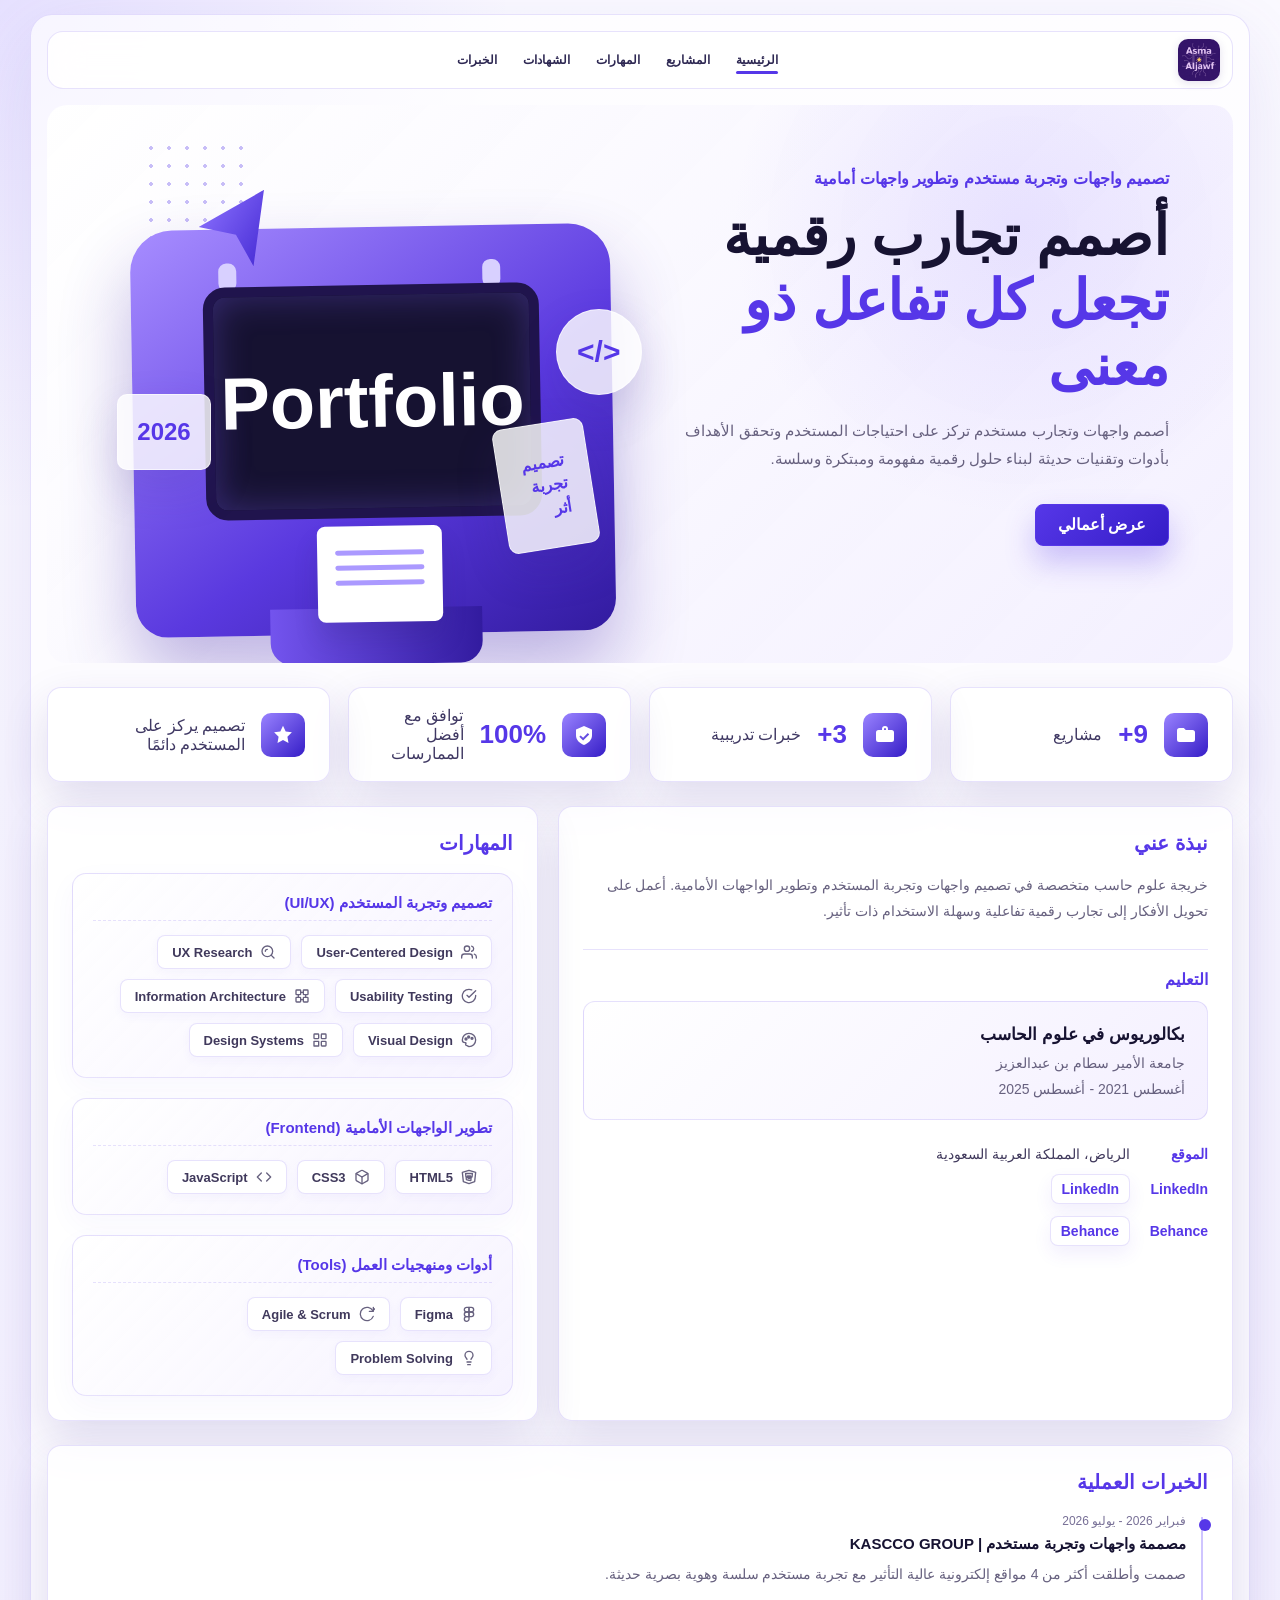
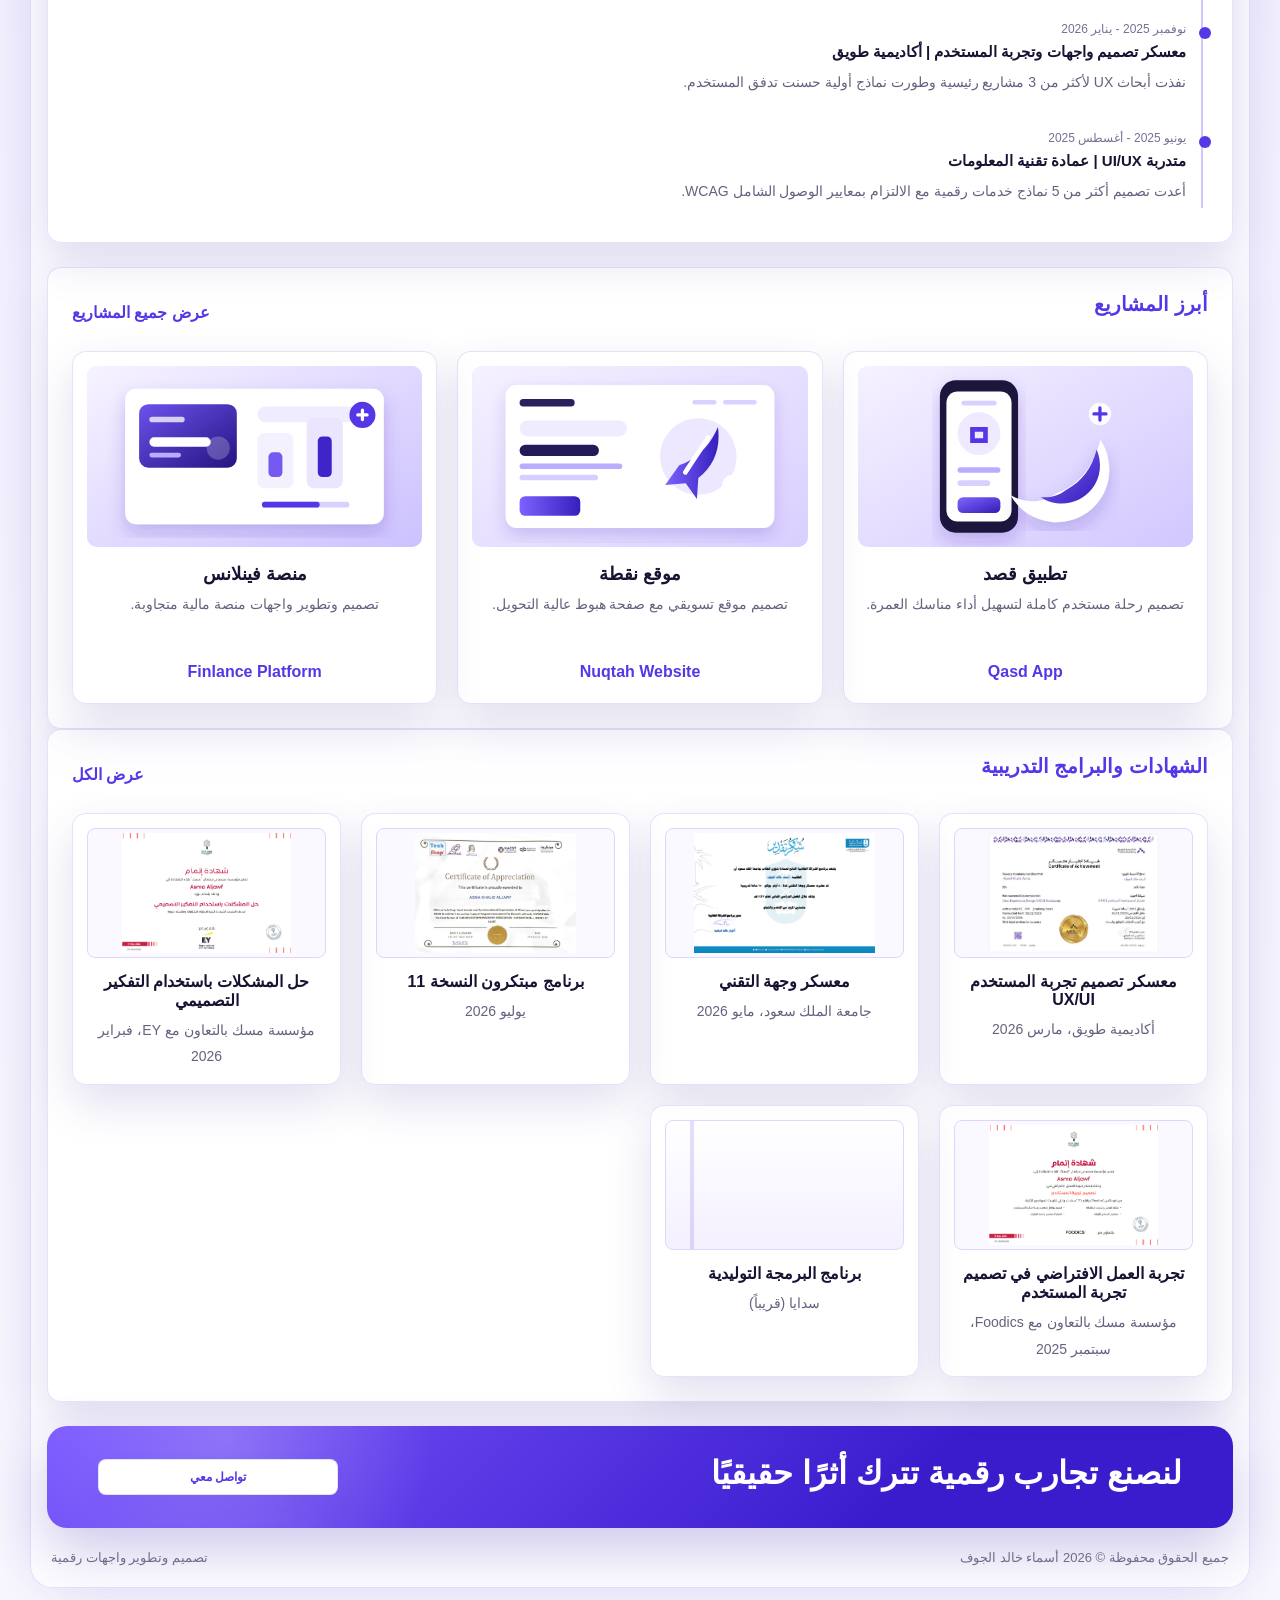
<file: index.html>
<!doctype html>
<html lang="ar" dir="rtl">
  <head>
    <meta charset="utf-8" />
    <meta name="viewport" content="width=device-width, initial-scale=1" />
    <title>أسماء خالد الجوف | Portfolio</title>
    <meta
      name="description"
      content="بورتفوليو أسماء خالد الجوف، مصممة واجهات وتجربة المستخدم ومطورة واجهات أمامية."
    />
    <link rel="stylesheet" href="styles.css" />
  </head>
  <body>
    <div class="page-shell">
      <header class="site-header">
        <a class="brand" href="index.html" aria-label="الصفحة الرئيسية">
          <img class="brand-logo" src="assets/logo.jpg" alt="شعار أسماء خالد الجوف" />
        </a>

        <nav class="nav-links" aria-label="التنقل الرئيسي">
          <a class="active" href="#home">الرئيسية</a>
          <a href="#projects">المشاريع</a>
          <a href="#skills">المهارات</a>
          <a href="#certificates">الشهادات</a>
          <a href="#experience">الخبرات</a>
        </nav>
      </header>

      <main>
        <section class="hero" id="home">
          <div class="hero-copy">
            <p class="eyebrow">تصميم واجهات وتجربة مستخدم وتطوير واجهات أمامية</p>
            <h1>أصمم تجارب رقمية تجعل كل تفاعل ذو معنى</h1>
            <p>
              أصمم واجهات وتجارب مستخدم تركز على احتياجات المستخدم وتحقق الأهداف بأدوات
              وتقنيات حديثة لبناء حلول رقمية مفهومة ومبتكرة وسلسة.
            </p>
            <div class="hero-actions">
              <a class="btn primary" href="#projects">عرض أعمالي</a>
            </div>
          </div>

          <div class="hero-visual" aria-label="رسم توضيحي للبورتفوليو">
            <div class="portfolio-device">
              <span class="device-pin pin-left"></span>
              <span class="device-pin pin-right"></span>
              <div class="device-screen">Portfolio</div>
              <div class="device-base"></div>
              <div class="device-paper">
                <span></span><span></span><span></span>
              </div>
            </div>
            <div class="float-card code">&lt;/&gt;</div>
            <div class="float-card calendar">2026</div>
            <div class="float-card note">تصميم<br />تجربة<br />أثر</div>
            <div class="paper-plane" aria-hidden="true"></div>
          </div>
        </section>

        <section class="stats" aria-label="إحصائيات مختصرة">
          <article>
            <span class="stat-icon" aria-hidden="true">
              <svg viewBox="0 0 24 24"><path d="M3 7.5A2.5 2.5 0 0 1 5.5 5h4.3l2 2H18.5A2.5 2.5 0 0 1 21 9.5v7A2.5 2.5 0 0 1 18.5 19h-13A2.5 2.5 0 0 1 3 16.5v-9Z"/></svg>
            </span>
            <strong>9+</strong>
            <p>مشاريع</p>
          </article>
          <article>
            <span class="stat-icon" aria-hidden="true">
              <svg viewBox="0 0 24 24"><path d="M9 6a3 3 0 0 1 6 0v1h3.5A2.5 2.5 0 0 1 21 9.5v7A2.5 2.5 0 0 1 18.5 19h-13A2.5 2.5 0 0 1 3 16.5v-7A2.5 2.5 0 0 1 5.5 7H9V6Zm2 1h2V6a1 1 0 0 0-2 0v1Z"/></svg>
            </span>
            <strong>3+</strong>
            <p>خبرات تدريبية</p>
          </article>
          <article>
            <span class="stat-icon" aria-hidden="true">
              <svg viewBox="0 0 24 24"><path d="M12 3 20 6.5v5.7c0 4.6-3.3 7.9-8 9.8-4.7-1.9-8-5.2-8-9.8V6.5L12 3Zm3.8 7.1-4.7 4.7-2.4-2.4-1.4 1.4 3.8 3.8 6.1-6.1-1.4-1.4Z"/></svg>
            </span>
            <strong>100%</strong>
            <p>توافق مع أفضل الممارسات</p>
          </article>
          <article>
            <span class="stat-icon" aria-hidden="true">
              <svg viewBox="0 0 24 24"><path d="m12 2.8 2.7 5.7 6.2.8-4.5 4.4 1.1 6.2-5.5-3-5.5 3 1.1-6.2-4.5-4.4 6.2-.8L12 2.8Z"/></svg>
            </span>
            <p>تصميم يركز على المستخدم دائمًا</p>
          </article>
        </section>

        <section class="about-grid">
          <article class="panel about">
            <h2>نبذة عني</h2>
            <p>
              خريجة علوم حاسب متخصصة في تصميم واجهات وتجربة المستخدم وتطوير الواجهات
              الأمامية. أعمل على تحويل الأفكار إلى تجارب رقمية تفاعلية وسهلة الاستخدام
              ذات تأثير.
            </p>
            <div class="about-education">
              <h3>التعليم</h3>
              <div class="education-card">
                <strong>بكالوريوس في علوم الحاسب</strong>
                <span>جامعة الأمير سطام بن عبدالعزيز</span>
                <time>أغسطس 2021 - أغسطس 2025</time>
              </div>
            </div>
            <ul class="info-list">
              <li><span>الموقع</span> الرياض، المملكة العربية السعودية</li>
              <li>
                <span>LinkedIn</span>
                <a href="https://www.linkedin.com/in/asma-aljawf-b2ba4b20b" target="_blank" rel="noreferrer">LinkedIn</a>
              </li>
              <li>
                <span>Behance</span>
                <a href="https://www.behance.net/desingerosma" target="_blank" rel="noreferrer">Behance</a>
              </li>
            </ul>
          </article>

          <article class="panel skills-panel" id="skills">
            <h2>المهارات</h2>
            <div class="skills-categories">
              
              <div class="skills-category-card">
                <h3>تصميم وتجربة المستخدم (UI/UX)</h3>
                <div class="skills-list">
                  <span class="skill-chip">
                    <svg xmlns="http://www.w3.org/2000/svg" viewBox="0 0 24 24" fill="none" stroke="currentColor" stroke-width="2" stroke-linecap="round" stroke-linejoin="round" class="feather"><path d="M17 21v-2a4 4 0 0 0-4-4H5a4 4 0 0 0-4 4v2"></path><circle cx="9" cy="7" r="4"></circle><path d="M23 21v-2a4 4 0 0 0-3-3.87"></path><path d="M16 3.13a4 4 0 0 1 0 7.75"></path></svg>
                    User-Centered Design
                  </span>
                  <span class="skill-chip">
                    <svg xmlns="http://www.w3.org/2000/svg" viewBox="0 0 24 24" fill="none" stroke="currentColor" stroke-width="2" stroke-linecap="round" stroke-linejoin="round" class="feather"><circle cx="11" cy="11" r="8"></circle><line x1="21" y1="21" x2="16.65" y2="16.65"></line><path d="M11 8a3 3 0 0 0-3 3"></path></svg>
                    UX Research
                  </span>
                  <span class="skill-chip">
                    <svg xmlns="http://www.w3.org/2000/svg" viewBox="0 0 24 24" fill="none" stroke="currentColor" stroke-width="2" stroke-linecap="round" stroke-linejoin="round" class="feather"><path d="M22 11.08V12a10 10 0 1 1-5.93-9.14"></path><polyline points="22 4 12 14.01 9 11.01"></polyline></svg>
                    Usability Testing
                  </span>
                  <span class="skill-chip">
                    <svg xmlns="http://www.w3.org/2000/svg" viewBox="0 0 24 24" fill="none" stroke="currentColor" stroke-width="2" stroke-linecap="round" stroke-linejoin="round" class="feather"><rect x="3" y="3" width="7" height="7" rx="1"></rect><rect x="14" y="3" width="7" height="7" rx="1"></rect><rect x="14" y="14" width="7" height="7" rx="1"></rect><rect x="3" y="14" width="7" height="7" rx="1"></rect><path d="M10 6.5h4"></path><path d="M10 17.5h4"></path><path d="M6.5 10v4"></path><path d="M17.5 10v4"></path></svg>
                    Information Architecture
                  </span>
                  <span class="skill-chip">
                    <svg xmlns="http://www.w3.org/2000/svg" viewBox="0 0 24 24" fill="none" stroke="currentColor" stroke-width="2" stroke-linecap="round" stroke-linejoin="round" class="feather"><path d="M12 22c5.523 0 10-4.477 10-10S17.523 2 12 2 2 6.477 2 12c0 2.21 1.79 4 4 4h.5c.55 0 1 .45 1 1 0 .28-.11.53-.29.71-.18.18-.3.43-.3.71 0 1.1.9 2 2 2z"></path><circle cx="7.5" cy="10.5" r="1.5" fill="currentColor"></circle><circle cx="11.5" cy="7.5" r="1.5" fill="currentColor"></circle><circle cx="16.5" cy="9.5" r="1.5" fill="currentColor"></circle></svg>
                    Visual Design
                  </span>
                  <span class="skill-chip">
                    <svg xmlns="http://www.w3.org/2000/svg" viewBox="0 0 24 24" fill="none" stroke="currentColor" stroke-width="2" stroke-linecap="round" stroke-linejoin="round" class="feather"><rect x="3" y="3" width="7" height="7" rx="1"></rect><rect x="14" y="3" width="7" height="7" rx="1"></rect><rect x="14" y="14" width="7" height="7" rx="1"></rect><path d="M3 14h7v7H3z"></path></svg>
                    Design Systems
                  </span>
                </div>
              </div>

              <div class="skills-category-card">
                <h3>تطوير الواجهات الأمامية (Frontend)</h3>
                <div class="skills-list">
                  <span class="skill-chip">
                    <svg xmlns="http://www.w3.org/2000/svg" viewBox="0 0 24 24" fill="none" stroke="currentColor" stroke-width="2" stroke-linecap="round" stroke-linejoin="round" class="feather"><path d="M12 2L2 5l1.5 14 8.5 3 8.5-3L22 5z"></path><path d="M12 17l-4-1.2-.3-3.3h2.5l.2 1.3 1.6.5 1.6-.5.2-1.8H7.4l-.5-5.2h10.2l-.5 5.2h-2.5l.2-1.7H9.7l.2 1.7h5.4l-.5 5.2z"></path></svg>
                    HTML5
                  </span>
                  <span class="skill-chip">
                    <svg xmlns="http://www.w3.org/2000/svg" viewBox="0 0 24 24" fill="none" stroke="currentColor" stroke-width="2" stroke-linecap="round" stroke-linejoin="round" class="feather"><path d="M21 16V8a2 2 0 0 0-1-1.73l-7-4a2 2 0 0 0-2 0l-7 4A2 2 0 0 0 3 8v8a2 2 0 0 0 1 1.73l7 4a2 2 0 0 0 2 0l7-4A2 2 0 0 0 21 16z"></path><polyline points="3.27 6.96 12 12.01 20.73 6.96"></polyline><line x1="12" y1="22.08" x2="12" y2="12"></line></svg>
                    CSS3
                  </span>
                  <span class="skill-chip">
                    <svg xmlns="http://www.w3.org/2000/svg" viewBox="0 0 24 24" fill="none" stroke="currentColor" stroke-width="2" stroke-linecap="round" stroke-linejoin="round" class="feather"><polyline points="16 18 22 12 16 6"></polyline><polyline points="8 6 2 12 8 18"></polyline></svg>
                    JavaScript
                  </span>
                </div>
              </div>

              <div class="skills-category-card">
                <h3>أدوات ومنهجيات العمل (Tools)</h3>
                <div class="skills-list">
                  <span class="skill-chip">
                    <svg xmlns="http://www.w3.org/2000/svg" viewBox="0 0 24 24" fill="none" stroke="currentColor" stroke-width="2" stroke-linecap="round" stroke-linejoin="round" class="feather"><path d="M5 5.5A3.5 3.5 0 0 1 8.5 2H12v7H8.5A3.5 3.5 0 0 1 5 5.5z"></path><path d="M12 9H8.5A3.5 3.5 0 0 0 5 12.5 3.5 3.5 0 0 0 8.5 16H12v-7z"></path><path d="M12 16H8.5A3.5 3.5 0 0 0 5 19.5 3.5 3.5 0 0 0 8.5 23a3.5 3.5 0 0 0 3.5-3.5V16z"></path><path d="M12 9h3.5A3.5 3.5 0 0 1 19 12.5 3.5 3.5 0 0 1 15.5 16H12V9z"></path><path d="M12 2h3.5A3.5 3.5 0 0 1 19 5.5 3.5 3.5 0 0 1 15.5 9H12V2z"></path></svg>
                    Figma
                  </span>
                  <span class="skill-chip">
                    <svg xmlns="http://www.w3.org/2000/svg" viewBox="0 0 24 24" fill="none" stroke="currentColor" stroke-width="2" stroke-linecap="round" stroke-linejoin="round" class="feather"><path d="M21.5 2v6h-6"></path><path d="M21.34 15.57a10 10 0 1 1-.57-8.38l5.67-5.67"></path></svg>
                    Agile & Scrum
                  </span>
                  <span class="skill-chip">
                    <svg xmlns="http://www.w3.org/2000/svg" viewBox="0 0 24 24" fill="none" stroke="currentColor" stroke-width="2" stroke-linecap="round" stroke-linejoin="round" class="feather"><path d="M15 14c.2-1 .7-1.7 1.5-2.5 1-.9 1.5-2.2 1.5-3.5A6 6 0 0 0 6 8c0 1 .2 2.2 1.5 3.5.7.7 1.3 1.5 1.5 2.5"></path><path d="M9 18h6"></path><path d="M10 22h4"></path></svg>
                    Problem Solving
                  </span>
                </div>
              </div>

            </div>
          </article>
        </section>

        <section class="split-grid">
          <article class="panel" id="experience">
            <h2>الخبرات العملية</h2>
            <div class="timeline">
              <article>
                <time>فبراير 2026 - يوليو 2026</time>
                <h3>مصممة واجهات وتجربة مستخدم | KASCCO GROUP</h3>
                <p>صممت وأطلقت أكثر من 4 مواقع إلكترونية عالية التأثير مع تجربة مستخدم سلسة وهوية بصرية حديثة.</p>
              </article>
              <article>
                <time>نوفمبر 2025 - يناير 2026</time>
                <h3>معسكر تصميم واجهات وتجربة المستخدم | أكاديمية طويق</h3>
                <p>نفذت أبحاث UX لأكثر من 3 مشاريع رئيسية وطورت نماذج أولية حسنت تدفق المستخدم.</p>
              </article>
              <article>
                <time>يونيو 2025 - أغسطس 2025</time>
                <h3>متدربة UI/UX | عمادة تقنية المعلومات</h3>
                <p>أعدت تصميم أكثر من 5 نماذج خدمات رقمية مع الالتزام بمعايير الوصول الشامل WCAG.</p>
              </article>
            </div>
          </article>
        </section>

        <section class="panel projects-preview" id="projects">
          <div class="section-heading">
            <h2>أبرز المشاريع</h2>
            <a href="projects.html">عرض جميع المشاريع</a>
          </div>
          <div class="project-row">
            <article class="project-card">
              <img src="assets/qasd-visual.svg" alt="رسم يوضح تطبيق قصد لخدمات العمرة" />
              <h3>تطبيق قصد</h3>
              <p>تصميم رحلة مستخدم كاملة لتسهيل أداء مناسك العمرة.</p>
              <a href="https://www.behance.net/gallery/243005163/Qasd-UI-UX-Case-Study" target="_blank" rel="noreferrer">Qasd App</a>
            </article>
            <article class="project-card">
              <img src="assets/nuqtah-visual.svg" alt="رسم يوضح موقع نقطة للتسويق" />
              <h3>موقع نقطة</h3>
              <p>تصميم موقع تسويقي مع صفحة هبوط عالية التحويل.</p>
              <a href="https://www.figma.com/proto/2lu2PdrbJ6Gto2p9fWm09o/nuqtah?node-id=87-531&t=crUmk9H9A6Uc3DDm-1" target="_blank" rel="noreferrer">Nuqtah Website</a>
            </article>
            <article class="project-card">
              <img src="assets/finlance-visual.svg" alt="رسم يوضح منصة فينلانس المالية" />
              <h3>منصة فينلانس</h3>
              <p>تصميم وتطوير واجهات منصة مالية متجاوبة.</p>
              <a href="https://finlancesite.netlify.app/" target="_blank" rel="noreferrer">Finlance Platform</a>
            </article>
          </div>
        </section>

        <section class="panel" id="certificates">
          <div class="section-heading">
            <h2>الشهادات والبرامج التدريبية</h2>
            <a href="#certificates">عرض الكل</a>
          </div>
          <div class="cert-grid">
            <article>
              <a href="assets/tuwaiq.jpg" target="_blank" rel="noreferrer">
                <img class="cert-img" src="assets/tuwaiq.jpg" alt="شهادة معسكر تصميم تجربة المستخدم UX/UI - أكاديمية طويق" />
              </a>
              <h3>معسكر تصميم تجربة المستخدم UX/UI</h3>
              <p>أكاديمية طويق، مارس 2026</p>
            </article>
            
            <article>
              <a href="assets/wajhah.png" target="_blank" rel="noreferrer">
                <img class="cert-img" src="assets/wajhah.png" alt="شهادة معسكر وجهة التقني - جامعة الملك سعود" />
              </a>
              <h3>معسكر وجهة التقني</h3>
              <p>جامعة الملك سعود، مايو 2026</p>
            </article>
            
            <article>
              <a href="assets/innovators.jpeg" target="_blank" rel="noreferrer">
                <img class="cert-img" src="assets/innovators.jpeg" alt="شهادة برنامج مبتكرون النسخة 11 - مبتكرون" />
              </a>
              <h3>برنامج مبتكرون النسخة 11</h3>
              <p>يوليو 2026</p>
            </article>

            <article>
              <a href="assets/misk_design_thinking.png" target="_blank" rel="noreferrer">
                <img class="cert-img" src="assets/misk_design_thinking.png" alt="شهادة حل المشكلات باستخدام التفكير التصميمي - مسك" />
              </a>
              <h3>حل المشكلات باستخدام التفكير التصميمي</h3>
              <p>مؤسسة مسك بالتعاون مع EY، فبراير 2026</p>
            </article>
            
            <article>
              <a href="assets/misk_virtual.png" target="_blank" rel="noreferrer">
                <img class="cert-img" src="assets/misk_virtual.png" alt="شهادة تجربة العمل الافتراضي في تصميم تجربة المستخدم - مسك" />
              </a>
              <h3>تجربة العمل الافتراضي في تصميم تجربة المستخدم</h3>
              <p>مؤسسة مسك بالتعاون مع Foodics، سبتمبر 2025</p>
            </article>
            
            <article>
              <span class="cert-thumb"></span>
              <h3>برنامج البرمجة التوليدية</h3>
              <p>سدايا (قريباً)</p>
            </article>
          </div>
        </section>

        <section class="cta" id="contact">
          <div>
            <h2>لنصنع تجارب رقمية تترك أثرًا حقيقيًا</h2>
          </div>
          <div class="cta-actions">
            <a class="wide" href="https://www.linkedin.com/in/asma-aljawf-b2ba4b20b" target="_blank" rel="noreferrer">تواصل معي</a>
          </div>
        </section>
      </main>

      <footer>
        <span>جميع الحقوق محفوظة © 2026 أسماء خالد الجوف</span>
        <span>تصميم وتطوير واجهات رقمية</span>
      </footer>
    </div>
    <script src="script.js"></script>
  </body>
</html>
</file>
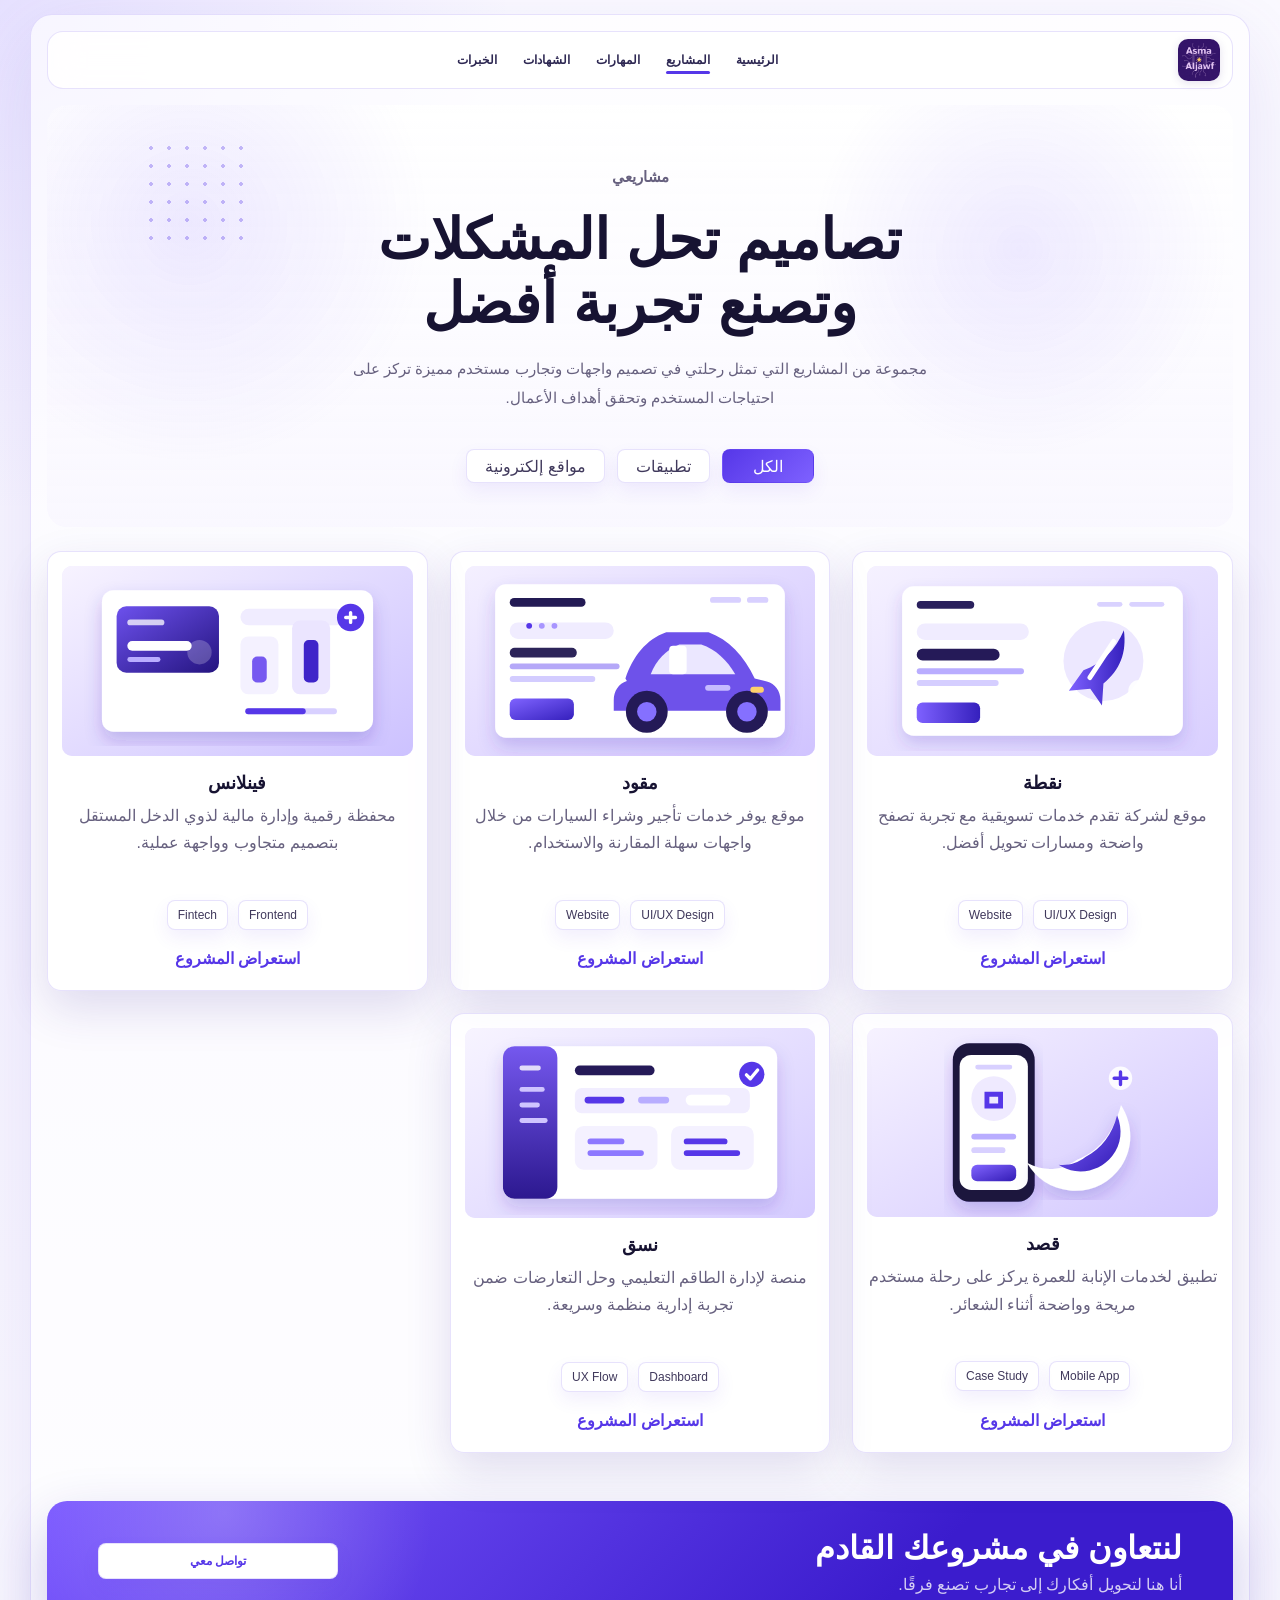
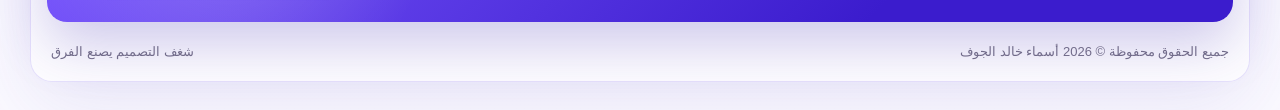
<file: projects.html>
<!doctype html>
<html lang="ar" dir="rtl">
  <head>
    <meta charset="utf-8" />
    <meta name="viewport" content="width=device-width, initial-scale=1" />
    <title>مشاريع أسماء خالد الجوف</title>
    <meta name="description" content="معرض مشاريع أسماء خالد الجوف في تصميم واجهات وتجربة المستخدم وتطوير الواجهات." />
    <link rel="stylesheet" href="styles.css" />
  </head>
  <body>
    <div class="page-shell">
      <header class="site-header">
        <a class="brand" href="index.html" aria-label="الصفحة الرئيسية">
          <img class="brand-logo" src="assets/logo.jpg" alt="شعار أسماء خالد الجوف" />
        </a>
        <nav class="nav-links" aria-label="التنقل الرئيسي">
          <a href="index.html">الرئيسية</a>
          <a class="active" href="projects.html">المشاريع</a>
          <a href="index.html#skills">المهارات</a>
          <a href="index.html#certificates">الشهادات</a>
          <a href="index.html#experience">الخبرات</a>
        </nav>
      </header>

      <main>
        <section class="projects-hero">
          <p class="eyebrow">مشاريعي</p>
          <h1>تصاميم تحل المشكلات وتصنع تجربة أفضل</h1>
          <p>
            مجموعة من المشاريع التي تمثل رحلتي في تصميم واجهات وتجارب مستخدم مميزة
            تركز على احتياجات المستخدم وتحقق أهداف الأعمال.
          </p>
          <div class="filters" aria-label="تصفية المشاريع">
            <button class="active" type="button" data-filter="all">الكل</button>
            <button type="button" data-filter="app">تطبيقات</button>
            <button type="button" data-filter="website">مواقع إلكترونية</button>
          </div>
        </section>

        <section class="all-projects" aria-label="كل المشاريع">
          <article class="project-card large" data-category="website case">
            <img src="assets/nuqtah-visual.svg" alt="رسم يوضح مشروع نقطة للتسويق" />
            <h2>نقطة</h2>
            <p>موقع لشركة تقدم خدمات تسويقية مع تجربة تصفح واضحة ومسارات تحويل أفضل.</p>
            <div class="tags"><span>UI/UX Design</span><span>Website</span></div>
            <a href="https://www.figma.com/proto/2lu2PdrbJ6Gto2p9fWm09o/nuqtah?node-id=87-531&t=crUmk9H9A6Uc3DDm-1" target="_blank" rel="noreferrer">استعراض المشروع</a>
          </article>

          <article class="project-card large" data-category="website">
            <img src="assets/maqood.svg" alt="واجهة مشروع مقود" />
            <h2>مقود</h2>
            <p>موقع يوفر خدمات تأجير وشراء السيارات من خلال واجهات سهلة المقارنة والاستخدام.</p>
            <div class="tags"><span>UI/UX Design</span><span>Website</span></div>
            <a href="https://www.figma.com/proto/Au4CZ1Mug0fdkL08aw9iyF/car-website-ui?node-id=1-8660&t=7dmfVDVDCUVWx2K4-1" target="_blank" rel="noreferrer">استعراض المشروع</a>
          </article>

          <article class="project-card large" data-category="fintech website">
            <img src="assets/finlance-visual.svg" alt="رسم يوضح مشروع فينلانس المالي" />
            <h2>فينلانس</h2>
            <p>محفظة رقمية وإدارة مالية لذوي الدخل المستقل بتصميم متجاوب وواجهة عملية.</p>
            <div class="tags"><span>Frontend</span><span>Fintech</span></div>
            <a href="https://finlancesite.netlify.app/" target="_blank" rel="noreferrer">استعراض المشروع</a>
          </article>

          <article class="project-card large" data-category="app case">
            <img src="assets/qasd-visual.svg" alt="رسم يوضح مشروع قصد للعمرة" />
            <h2>قصد</h2>
            <p>تطبيق لخدمات الإنابة للعمرة يركز على رحلة مستخدم مريحة وواضحة أثناء الشعائر.</p>
            <div class="tags"><span>Mobile App</span><span>Case Study</span></div>
            <a href="https://www.figma.com/proto/JZr1axlGFi6181KCzvmpSo/qasd?node-id=0-1&t=jT2ueEXav59lXWTb-1" target="_blank" rel="noreferrer">استعراض المشروع</a>
          </article>

          <article class="project-card large" data-category="website">
            <img src="assets/nasaq-visual.svg" alt="رسم يوضح منصة نسق التعليمية" />
            <h2>نسق</h2>
            <p>منصة لإدارة الطاقم التعليمي وحل التعارضات ضمن تجربة إدارية منظمة وسريعة.</p>
            <div class="tags"><span>Dashboard</span><span>UX Flow</span></div>
            <a href="https://www.figma.com/proto/kUn2dip7ins2l6NfivXSCS/nasaq?node-id=0-1&t=L1ATfS0GYyvCSzCx-1" target="_blank" rel="noreferrer">استعراض المشروع</a>
          </article>
        </section>

        <section class="cta" id="contact">
          <div>
            <h2>لنتعاون في مشروعك القادم</h2>
            <p>أنا هنا لتحويل أفكارك إلى تجارب تصنع فرقًا.</p>
          </div>
          <div class="cta-actions">
            <a class="wide" href="https://www.linkedin.com/in/asma-aljawf-b2ba4b20b" target="_blank" rel="noreferrer">تواصل معي</a>
          </div>
        </section>
      </main>

      <footer>
        <span>جميع الحقوق محفوظة © 2026 أسماء خالد الجوف</span>
        <span>شغف التصميم يصنع الفرق</span>
      </footer>
    </div>
    <script src="script.js"></script>
  </body>
</html>
</file>
<file: styles.css>
:root {
  --ink: #171332;
  --muted: #67617f;
  --primary: #5637e8;
  --primary-dark: #351dc7;
  --violet: #7e61ff;
  --lavender: #eee9ff;
  --surface: rgba(255, 255, 255, 0.82);
  --line: rgba(86, 55, 232, 0.14);
  --shadow: 0 18px 45px rgba(63, 43, 145, 0.15);
  --radius: 8px;
}

* {
  box-sizing: border-box;
}

html {
  scroll-behavior: smooth;
}

body {
  margin: 0;
  min-height: 100vh;
  color: var(--ink);
  font-family: Tahoma, Arial, sans-serif;
  background:
    radial-gradient(circle at top left, rgba(126, 97, 255, 0.16), transparent 32rem),
    linear-gradient(180deg, #fbfaff 0%, #f5f2ff 48%, #fbfaff 100%);
}

a {
  color: inherit;
  text-decoration: none;
}

img {
  display: block;
  max-width: 100%;
}

.page-shell {
  width: min(1220px, calc(100% - 24px));
  margin: 14px auto 28px;
  padding: 16px;
  border: 1px solid var(--line);
  border-radius: 22px;
  background: rgba(255, 255, 255, 0.66);
  box-shadow: 0 22px 80px rgba(93, 75, 188, 0.12);
}

.site-header {
  position: sticky;
  top: 10px;
  z-index: 20;
  display: grid;
  grid-template-columns: auto 1fr auto;
  align-items: center;
  gap: 14px;
  padding: 7px 12px;
  border: 1px solid var(--line);
  border-radius: 16px;
  background: rgba(255, 255, 255, 0.88);
  backdrop-filter: blur(16px);
}

.brand {
  display: flex;
  align-items: center;
  gap: 10px;
  min-width: 46px;
}

.brand-mark {
  color: var(--primary);
  font-size: 30px;
  font-weight: 900;
  line-height: 1;
  letter-spacing: 0;
}

.brand-logo {
  width: 42px;
  height: 42px;
  border-radius: 10px;
  object-fit: cover;
  display: block;
  box-shadow: 0 2px 8px rgba(74, 47, 138, 0.15);
}

.brand strong,
.brand small {
  display: block;
}

.brand small {
  margin-top: 3px;
  color: var(--muted);
  font-size: 12px;
}

.nav-links {
  display: flex;
  justify-content: center;
  gap: clamp(10px, 2.2vw, 26px);
  color: #2e2853;
  font-size: 12px;
  font-weight: 700;
}

.nav-links a {
  position: relative;
  padding: 9px 0;
  white-space: nowrap;
}

.nav-links a::after {
  position: absolute;
  right: 0;
  bottom: 2px;
  width: 0;
  height: 3px;
  border-radius: 999px;
  background: var(--primary);
  content: "";
  transition: width 0.2s ease;
}

.nav-links a:hover::after,
.nav-links a.active::after {
  width: 100%;
}

.cta-actions {
  display: flex;
  align-items: center;
  gap: 10px;
}

.cta-actions a {
  display: inline-flex;
  align-items: center;
  justify-content: center;
  gap: 7px;
  min-height: 36px;
  padding: 8px 12px;
  border: 1px solid var(--line);
  border-radius: var(--radius);
  color: #271b71;
  background: #fff;
  box-shadow: 0 8px 18px rgba(86, 55, 232, 0.08);
  font-weight: 700;
  font-size: 12px;
}

.hero {
  position: relative;
  display: grid;
  grid-template-columns: minmax(0, 0.95fr) minmax(360px, 1.05fr);
  gap: 28px;
  min-height: 520px;
  margin-top: 16px;
  padding: clamp(28px, 5vw, 64px);
  overflow: hidden;
  border-radius: 20px;
  background:
    radial-gradient(circle at 82% 22%, rgba(126, 97, 255, 0.14), transparent 18rem),
    linear-gradient(135deg, rgba(255, 255, 255, 0.92), rgba(242, 238, 255, 0.86));
}

.hero::before,
.projects-hero::before {
  position: absolute;
  inset: 34px auto auto 8%;
  width: 108px;
  height: 108px;
  background-image: radial-gradient(rgba(86, 55, 232, 0.32) 2px, transparent 2px);
  background-size: 18px 18px;
  content: "";
}

.hero-copy,
.projects-hero {
  position: relative;
  z-index: 1;
}

.eyebrow {
  margin: 0 0 16px;
  color: var(--primary);
  font-weight: 800;
}

h1,
h2,
h3,
p {
  margin-top: 0;
}

h1 {
  max-width: 640px;
  margin-bottom: 18px;
  font-size: clamp(34px, 4.8vw, 56px);
  line-height: 1.16;
  letter-spacing: 0;
}

.hero h1::first-line,
.projects-hero h1 span {
  color: var(--ink);
}

.hero-copy h1 {
  color: var(--primary);
}

.hero-copy p:not(.eyebrow),
.projects-hero p {
  max-width: 590px;
  color: var(--muted);
  font-size: 15px;
  line-height: 1.9;
}

.hero-actions {
  display: flex;
  flex-wrap: wrap;
  gap: 16px;
  margin: 30px 0 18px;
}

.btn {
  display: inline-flex;
  align-items: center;
  justify-content: center;
  min-height: 42px;
  padding: 0 22px;
  border: 1px solid var(--primary);
  border-radius: var(--radius);
  cursor: pointer;
  font: inherit;
  font-weight: 800;
}

.btn.primary {
  color: white;
  background: linear-gradient(135deg, var(--primary), var(--primary-dark));
  box-shadow: 0 16px 30px rgba(86, 55, 232, 0.28);
}

.btn.ghost {
  color: var(--primary);
  background: white;
}

.btn.compact {
  min-height: 36px;
  padding-inline: 16px;
  font-size: 12px;
}

.hero-visual {
  position: relative;
  min-height: 430px;
}

.portfolio-device {
  position: absolute;
  top: 58px;
  left: 4%;
  width: min(480px, 90%);
  aspect-ratio: 1.18;
  border-radius: 42px 42px 32px 32px;
  background: linear-gradient(145deg, #a78dff, #5a39df 58%, #321b9f);
  box-shadow: 0 38px 70px rgba(64, 37, 168, 0.32);
  transform: rotate(-1deg);
}

.device-screen {
  position: absolute;
  inset: 58px 72px 116px;
  display: grid;
  place-items: center;
  border: 10px solid #20144d;
  border-radius: 22px;
  color: white;
  background: #161231;
  font-size: clamp(44px, 6vw, 74px);
  font-weight: 900;
  box-shadow: inset 0 0 36px rgba(126, 97, 255, 0.32);
}

.device-base {
  position: absolute;
  right: 28%;
  bottom: -30px;
  width: 44%;
  height: 56px;
  border-radius: 0 0 22px 22px;
  background: linear-gradient(90deg, #7354ee, #321b9f);
}

.device-paper {
  position: absolute;
  right: 36%;
  bottom: 12px;
  width: 125px;
  height: 96px;
  padding: 24px 18px;
  border-radius: 8px;
  background: #fff;
  box-shadow: 0 18px 25px rgba(46, 31, 109, 0.16);
}

.device-paper span {
  display: block;
  height: 5px;
  margin-bottom: 10px;
  border-radius: 999px;
  background: #ab99ff;
}

.device-pin {
  position: absolute;
  top: 34px;
  width: 18px;
  height: 28px;
  border-radius: 8px;
  background: #d8d0ff;
}

.pin-left {
  left: 88px;
}

.pin-right {
  right: 110px;
}

.float-card {
  position: absolute;
  display: grid;
  place-items: center;
  border: 1px solid rgba(255, 255, 255, 0.6);
  color: var(--primary);
  background: rgba(255, 255, 255, 0.82);
  box-shadow: var(--shadow);
  font-weight: 900;
}

.float-card.code {
  top: 140px;
  right: 10px;
  width: 86px;
  height: 86px;
  border-radius: 50%;
  font-size: 30px;
}

.float-card.calendar {
  left: 6px;
  top: 225px;
  width: 94px;
  height: 76px;
  border-radius: 10px;
  font-size: 24px;
}

.float-card.note {
  right: 60px;
  bottom: 50px;
  width: 92px;
  height: 126px;
  border-radius: 10px;
  transform: rotate(-9deg);
  line-height: 1.45;
}

.paper-plane {
  position: absolute;
  left: 90px;
  top: 28px;
  width: 72px;
  height: 72px;
  clip-path: polygon(0 30%, 100% 0, 62% 100%, 48% 52%);
  background: linear-gradient(135deg, #8d72ff, #3d23cf);
  filter: drop-shadow(0 16px 18px rgba(86, 55, 232, 0.24));
  transform: rotate(-13deg);
}

.stats {
  display: grid;
  grid-template-columns: repeat(4, minmax(0, 1fr));
  gap: 18px;
  margin: 24px 0;
}

.stats article,
.panel,
.project-card,
.cert-grid article {
  border: 1px solid var(--line);
  border-radius: 14px;
  background: var(--surface);
  box-shadow: var(--shadow);
}

.stats article {
  display: flex;
  align-items: center;
  gap: 16px;
  min-height: 86px;
  padding: 18px 24px;
}

.stats strong {
  color: var(--primary);
  font-size: 26px;
}

.stats p {
  margin: 0;
  color: #3f3863;
}

.stat-icon {
  display: inline-grid;
  place-items: center;
  width: 44px;
  height: 44px;
  border-radius: 10px;
  background: linear-gradient(135deg, #9a83ff, var(--primary-dark));
  color: #fff;
  flex: 0 0 auto;
}

.stat-icon svg {
  width: 24px;
  height: 24px;
  fill: currentColor;
}

.split-grid {
  display: grid;
  grid-template-columns: 1fr 1fr;
  gap: 20px;
  margin-bottom: 24px;
}

.split-grid > .panel:only-child {
  grid-column: 1 / -1;
}

.about-grid {
  display: grid;
  grid-template-columns: minmax(0, 1.1fr) minmax(260px, 0.8fr);
  gap: 20px;
  margin-bottom: 24px;
}

.about-education {
  margin-top: 24px;
  border-top: 1px solid var(--line);
  padding-top: 20px;
  margin-bottom: 24px;
}

.about-education h3 {
  margin-top: 0;
  margin-bottom: 12px;
  font-size: 16px;
  color: var(--primary);
}

.panel {
  padding: 24px;
}

.panel h2,
.section-heading h2 {
  color: var(--primary);
  font-size: 20px;
}

.panel p {
  color: var(--muted);
  font-size: 14px;
  line-height: 1.9;
}

.info-list {
  display: grid;
  gap: 12px;
  padding: 0;
  margin: 26px 0 0;
  list-style: none;
  color: #40395c;
  font-size: 14px;
}

.info-list span {
  display: inline-block;
  min-width: 74px;
  color: var(--primary);
  font-weight: 800;
}

.info-list a {
  display: inline-flex;
  align-items: center;
  min-height: 30px;
  padding: 4px 10px;
  border: 1px solid var(--line);
  border-radius: 8px;
  color: var(--primary);
  background: #fff;
  box-shadow: 0 8px 18px rgba(86, 55, 232, 0.08);
  font-weight: 800;
}

.timeline {
  position: relative;
  display: grid;
  gap: 18px;
  padding-right: 22px;
}

.timeline::before {
  position: absolute;
  top: 6px;
  right: 5px;
  bottom: 10px;
  width: 2px;
  background: #cfc5ff;
  content: "";
}

.timeline article {
  position: relative;
}

.timeline article::before {
  position: absolute;
  top: 8px;
  right: -25px;
  width: 12px;
  height: 12px;
  border-radius: 50%;
  background: var(--primary);
  content: "";
}

.timeline time {
  color: #776f96;
  font-size: 12px;
}

.timeline h3 {
  margin: 6px 0 8px;
  font-size: 15px;
}

.section-heading {
  display: flex;
  align-items: center;
  justify-content: space-between;
  gap: 20px;
  margin-bottom: 18px;
}

.section-heading a {
  color: var(--primary);
  font-weight: 800;
}

.project-row,
.cert-grid {
  display: grid;
  grid-template-columns: repeat(3, minmax(0, 1fr));
  gap: 20px;
}

.project-card {
  overflow: hidden;
  padding: 14px;
  text-align: center;
  transition: transform 0.2s ease, box-shadow 0.2s ease;
}

.project-card:hover {
  transform: translateY(-5px);
  box-shadow: 0 24px 55px rgba(63, 43, 145, 0.2);
}

.project-card img {
  width: 100%;
  aspect-ratio: 1.85;
  object-fit: cover;
  border-radius: 10px;
  background: var(--lavender);
}

.project-card h2,
.project-card h3 {
  margin: 16px 0 8px;
  font-size: 18px;
}

.project-card p {
  min-height: 48px;
  color: var(--muted);
  line-height: 1.7;
}

.project-card a {
  display: inline-flex;
  align-items: center;
  justify-content: center;
  min-height: 34px;
  color: var(--primary);
  font-weight: 800;
}

.chips,
.tags {
  display: flex;
  flex-wrap: wrap;
  gap: 10px;
}

.chips span,
.tags span,
.filters button {
  border: 1px solid var(--line);
  border-radius: var(--radius);
  background: #fff;
  color: #40395c;
  box-shadow: 0 8px 18px rgba(86, 55, 232, 0.08);
}

.chips span {
  padding: 9px 12px;
  font-weight: 700;
}

.skills-categories {
  display: grid;
  gap: 20px;
  margin-top: 18px;
}

.skills-category-card {
  padding: 20px;
  border: 1px solid var(--line);
  border-radius: 14px;
  background: linear-gradient(135deg, rgba(255, 255, 255, 0.9), rgba(244, 240, 255, 0.8));
  box-shadow: 0 10px 30px rgba(86, 55, 232, 0.04);
  opacity: 0;
  transition: transform 0.3s cubic-bezier(0.175, 0.885, 0.32, 1.275), box-shadow 0.3s ease, border-color 0.3s ease;
}

.skills-category-card.animate {
  animation: fadeInUp 0.6s ease both;
}

.skills-category-card.animate:nth-child(1) { animation-delay: 0.1s; }
.skills-category-card.animate:nth-child(2) { animation-delay: 0.2s; }
.skills-category-card.animate:nth-child(3) { animation-delay: 0.3s; }

.skills-category-card:hover {
  transform: translateY(-5px);
  box-shadow: 0 20px 40px rgba(86, 55, 232, 0.12);
  border-color: rgba(86, 55, 232, 0.3);
}

.skills-category-card h3 {
  margin-top: 0;
  margin-bottom: 14px;
  font-size: 15px;
  color: var(--primary);
  font-weight: 800;
  border-bottom: 1px dashed var(--line);
  padding-bottom: 8px;
}

.skills-list {
  display: flex;
  flex-wrap: wrap;
  gap: 10px;
}

.skill-chip {
  display: inline-flex;
  align-items: center;
  gap: 8px;
  font-size: 13px;
  padding: 8px 14px;
  border: 1px solid var(--line);
  border-radius: var(--radius);
  background: #fff;
  color: #40395c;
  box-shadow: 0 4px 10px rgba(86, 55, 232, 0.04);
  font-weight: 700;
  transition: all 0.25s cubic-bezier(0.4, 0, 0.2, 1);
  cursor: default;
}

.skill-chip:hover {
  transform: translateY(-2px) scale(1.03);
  background: var(--lavender);
  color: var(--primary-dark);
  box-shadow: 0 8px 18px rgba(86, 55, 232, 0.14);
  border-color: var(--primary);
}

.skill-chip svg {
  width: 16px;
  height: 16px;
  color: var(--muted);
  transition: transform 0.3s ease, color 0.3s ease;
}

.skill-chip:hover svg {
  transform: scale(1.15) rotate(8deg);
  color: var(--primary);
}

@keyframes fadeInUp {
  from {
    opacity: 0;
    transform: translateY(15px);
  }
  to {
    opacity: 1;
    transform: translateY(0);
  }
}

/* Cleaned up unused old CSS icons */

.education-card {
  display: grid;
  gap: 10px;
  padding: 22px;
  border: 1px solid var(--line);
  border-radius: 12px;
  background: linear-gradient(135deg, #fff, #f4f0ff);
}

.education-card strong {
  color: var(--ink);
  font-size: 17px;
}

.education-card span,
.education-card time {
  color: var(--muted);
  font-size: 14px;
}

.cert-grid {
  grid-template-columns: repeat(4, minmax(0, 1fr));
}

.cert-grid article {
  padding: 14px;
  text-align: center;
}

.cert-img,
.cert-thumb {
  display: block;
  width: 100%;
  height: 130px;
  border: 1px solid #ddd7ff;
  border-radius: 8px;
  background: #faf9ff;
  transition: transform 0.25s cubic-bezier(0.4, 0, 0.2, 1), box-shadow 0.25s ease, border-color 0.25s ease;
}

.cert-img {
  object-fit: contain;
  padding: 4px;
}

.cert-img:hover {
  transform: translateY(-4px) scale(1.03);
  box-shadow: 0 10px 22px rgba(86, 55, 232, 0.12);
  border-color: var(--primary);
}

.cert-thumb {
  background:
    linear-gradient(90deg, transparent 10%, rgba(86, 55, 232, 0.16) 10% 12%, transparent 12%),
    linear-gradient(180deg, #fff, #f4f0ff);
}

.cert-grid h3 {
  margin: 14px 0 7px;
  font-size: 16px;
}

.cert-grid p {
  margin: 0;
  color: var(--muted);
}

.cta {
  display: grid;
  grid-template-columns: 1fr auto;
  align-items: center;
  gap: 24px;
  margin-top: 24px;
  padding: 28px clamp(22px, 4vw, 58px);
  overflow: hidden;
  border-radius: 20px;
  color: #fff;
  background:
    radial-gradient(circle at 15% 10%, rgba(255, 255, 255, 0.22), transparent 13rem),
    linear-gradient(135deg, #7b59ff, #3b1ccd 72%);
  box-shadow: 0 22px 55px rgba(55, 33, 170, 0.24);
}

.cta h2 {
  margin-bottom: 8px;
  font-size: clamp(22px, 3vw, 32px);
}

.cta p {
  margin: 0;
  color: rgba(255, 255, 255, 0.78);
}

.cta-actions {
  flex-wrap: wrap;
  justify-content: flex-end;
}

.cta-actions a {
  min-width: 124px;
}

.cta-actions .wide {
  min-width: 240px;
  color: var(--primary);
}

footer {
  display: flex;
  justify-content: space-between;
  gap: 20px;
  padding: 22px 4px 6px;
  color: #716b8a;
  font-size: 13px;
}

.projects-hero {
  position: relative;
  display: grid;
  place-items: center;
  min-height: 330px;
  margin-top: 16px;
  padding: 58px 20px 44px;
  overflow: hidden;
  text-align: center;
  border-radius: 20px;
  background:
    radial-gradient(circle at 12% 28%, rgba(126, 97, 255, 0.13), transparent 15rem),
    radial-gradient(circle at 82% 34%, rgba(126, 97, 255, 0.12), transparent 13rem),
    linear-gradient(180deg, rgba(255, 255, 255, 0.9), rgba(248, 246, 255, 0.8));
}

.projects-hero p {
  margin-inline: auto;
}

.projects-hero h1 {
  margin-inline: auto;
}

.filters {
  display: flex;
  flex-wrap: wrap;
  justify-content: center;
  gap: 12px;
  margin-top: 22px;
}

.filters button {
  min-width: 92px;
  min-height: 34px;
  padding: 0 18px;
  cursor: pointer;
  font: inherit;
}

.filters button.active {
  color: #fff;
  background: linear-gradient(135deg, var(--primary), var(--violet));
}

.all-projects {
  display: grid;
  grid-template-columns: repeat(3, minmax(0, 1fr));
  gap: 22px;
  padding: 24px 0;
}

.project-card.large {
  min-height: 100%;
}

.project-card.large p {
  min-height: 82px;
}

.tags {
  justify-content: center;
  margin-bottom: 12px;
}

.tags span {
  padding: 7px 10px;
  font-size: 12px;
}

.project-card.is-hidden {
  display: none;
}

@media (max-width: 1040px) {
  .site-header {
    grid-template-columns: 1fr;
    justify-items: center;
  }

  .brand {
    justify-content: center;
  }

  .nav-links {
    width: 100%;
    justify-content: flex-start;
    overflow-x: auto;
    padding-bottom: 4px;
  }

  .hero {
    grid-template-columns: 1fr;
  }

  .hero-visual {
    min-height: 360px;
  }

  .portfolio-device {
    left: 50%;
    transform: translateX(-50%) rotate(-1deg);
  }

  .stats,
  .cert-grid {
    grid-template-columns: repeat(2, minmax(0, 1fr));
  }

  .split-grid,
  .all-projects {
    grid-template-columns: 1fr 1fr;
  }

  .about-grid {
    grid-template-columns: 1fr;
  }

  .about-grid .about {
    grid-row: auto;
    grid-column: auto;
  }
}

@media (max-width: 720px) {
  .page-shell {
    width: min(100% - 12px, 100%);
    padding: 10px;
    border-radius: 16px;
  }

  .hero {
    min-height: auto;
    padding: 28px 18px;
  }

  .hero-actions {
    align-items: stretch;
    flex-direction: column;
  }

  .btn {
    width: 100%;
  }

  .hero-visual {
    min-height: 290px;
  }

  .portfolio-device {
    top: 42px;
    width: 92%;
  }

  .device-screen {
    inset: 42px 46px 84px;
    border-width: 7px;
  }

  .float-card.note,
  .float-card.calendar {
    display: none;
  }

  .stats,
  .split-grid,
  .about-grid,
  .project-row,
  .cert-grid,
  .all-projects,
  .cta {
    grid-template-columns: 1fr;
  }

  .stats article {
    min-height: 72px;
  }

  .panel {
    padding: 18px;
  }

  .section-heading {
    align-items: flex-start;
    flex-direction: column;
    gap: 6px;
  }

  .cta-actions,
  footer {
    align-items: stretch;
    flex-direction: column;
  }

  .cta-actions a,
  .cta-actions .wide {
    width: 100%;
  }
}

@media print {
  body {
    background: #fff;
  }

  .site-header,
  .hero-visual,
  .hero-actions,
  .cta,
  footer {
    display: none;
  }

  .page-shell,
  .panel,
  .stats article {
    box-shadow: none;
  }
}
</file>
